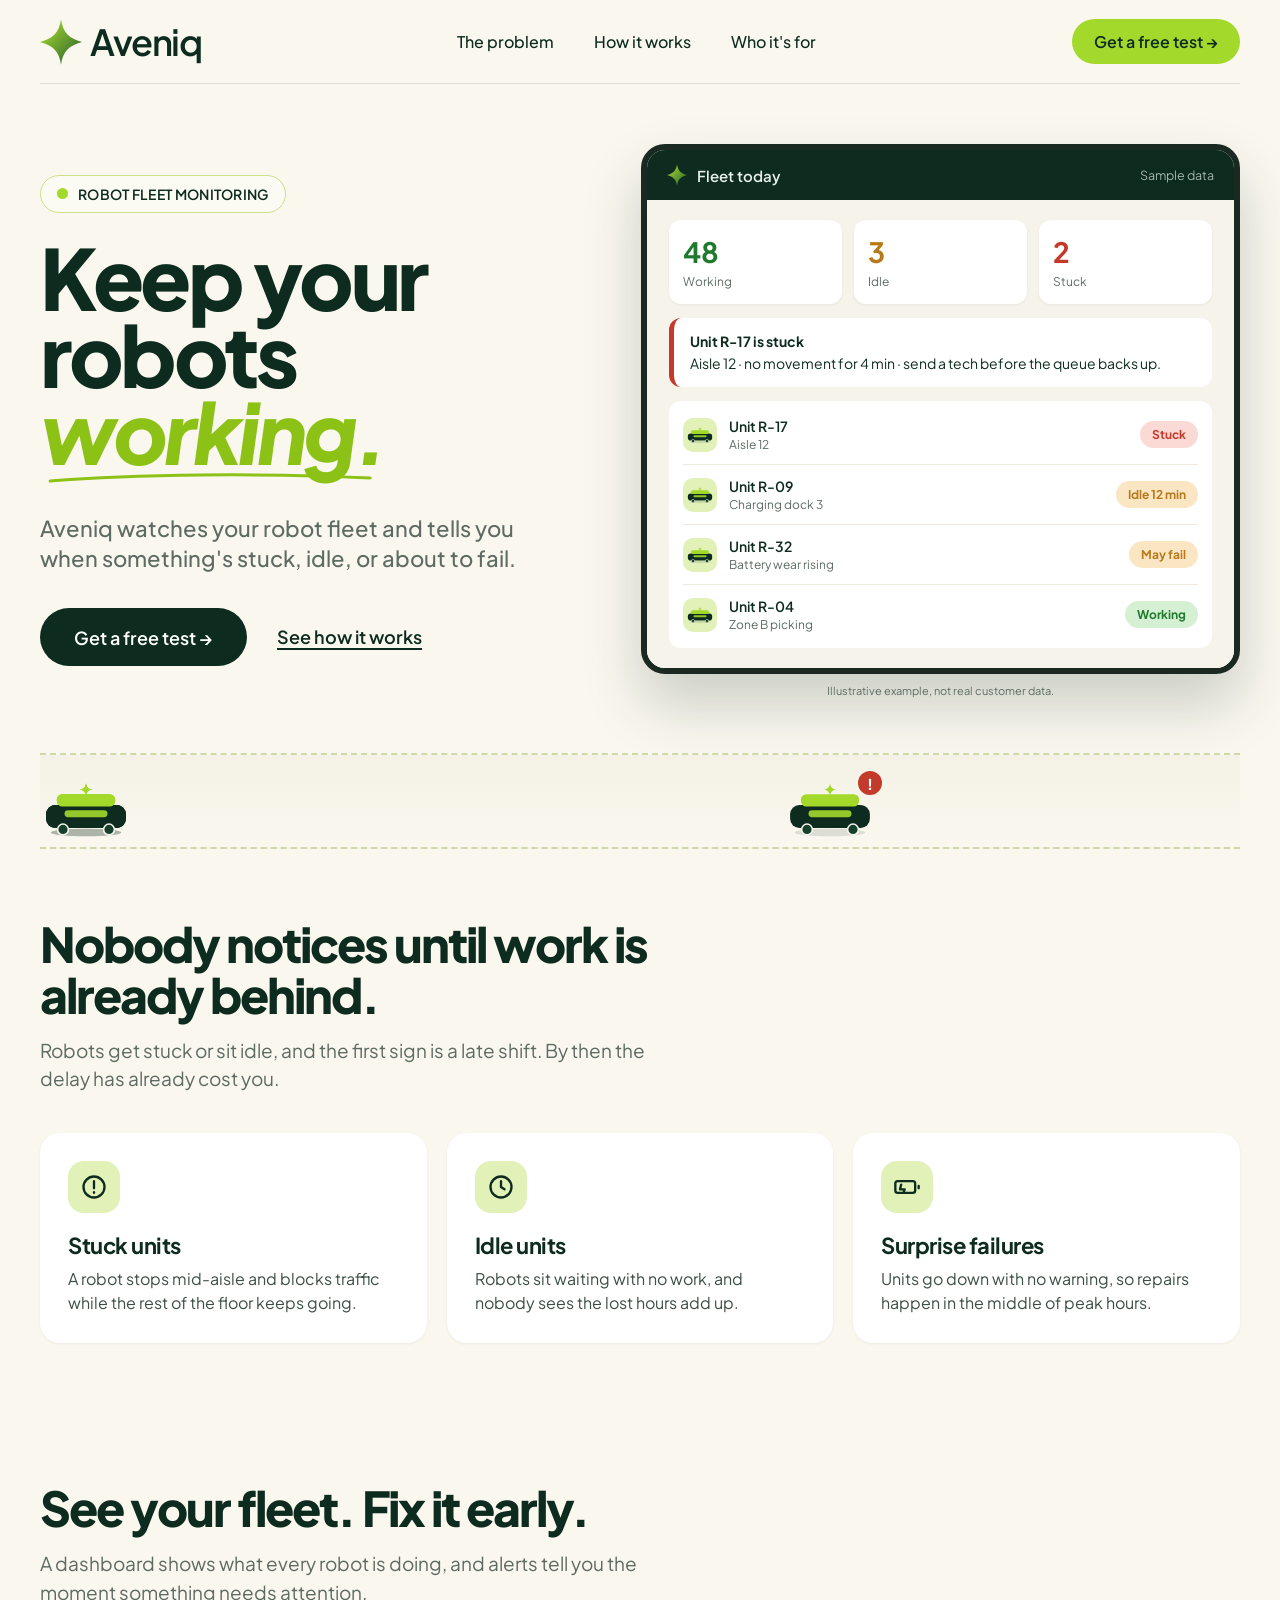
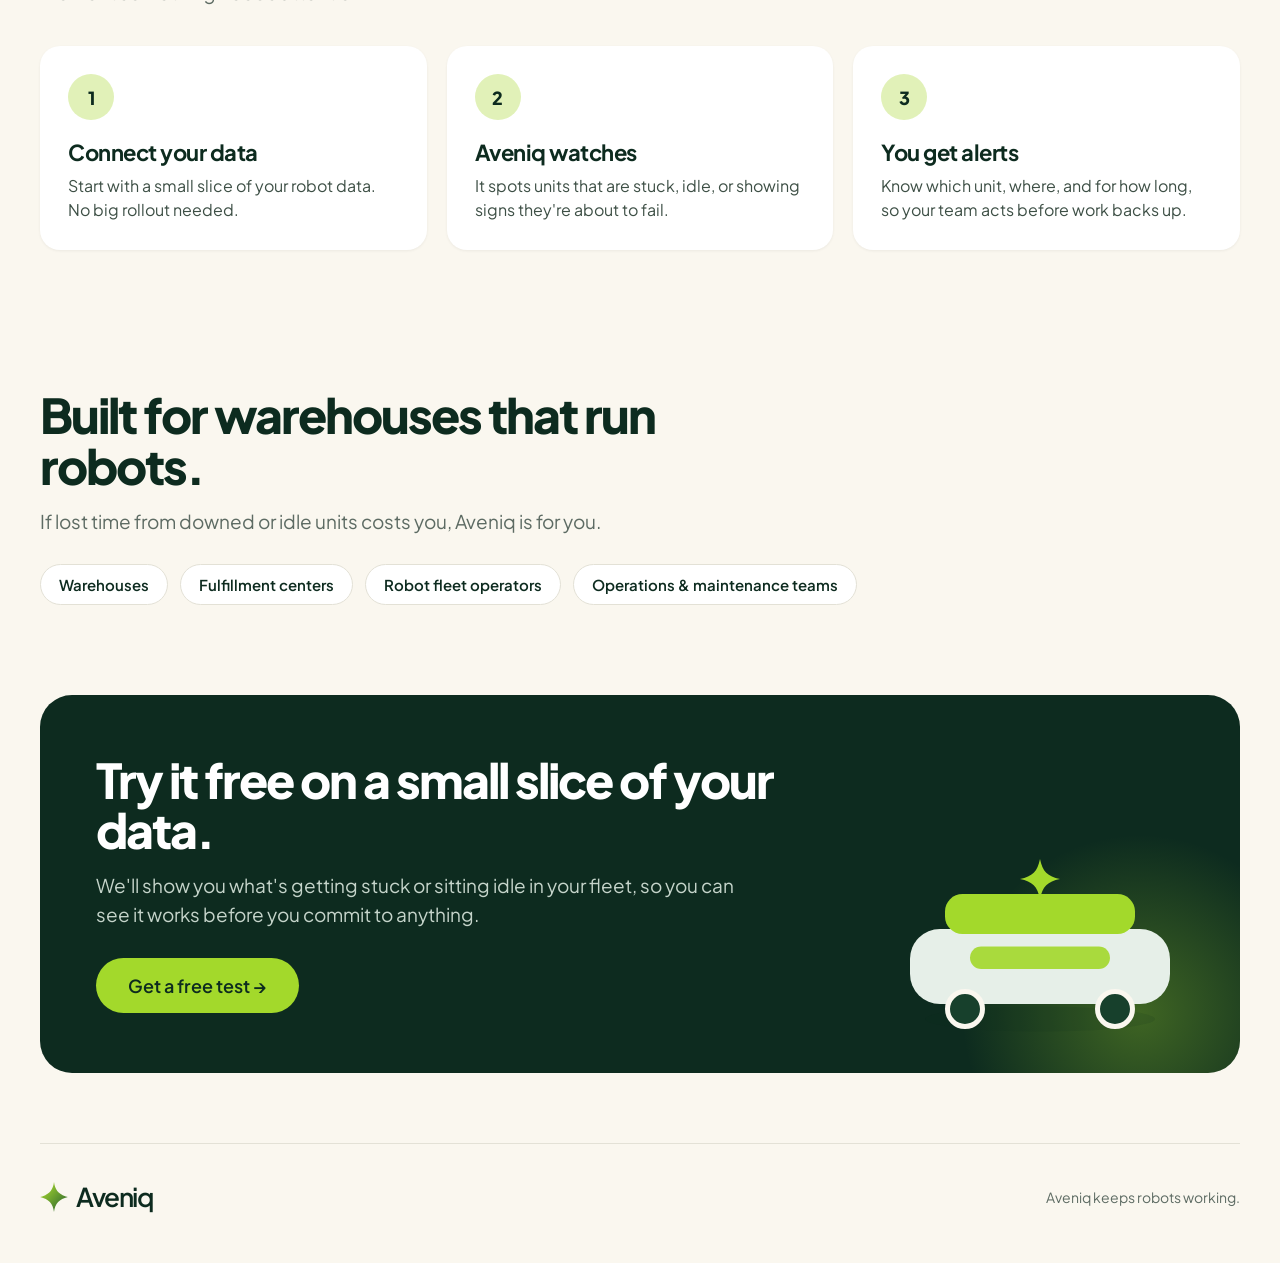
<file: index.html>
<!DOCTYPE html>
<html lang="en">
<head>
<meta charset="utf-8">
<meta name="viewport" content="width=device-width, initial-scale=1">
<title>Aveniq – Keep your robots working</title>
<meta name="description" content="Aveniq watches your robot fleet and tells you when something's stuck, idle, or about to fail.">
<link href="https://fonts.googleapis.com/css2?family=Plus+Jakarta+Sans:ital,wght@0,400;0,500;0,600;0,700;0,800;1,800&display=swap" rel="stylesheet">
<style>
:root{--bg:#faf7ef;--ink:#0d2b1f;--lime:#a3d92b;--lime2:#8cc216;--mute:#5d6b63;--line:#e3e1d6}
*{box-sizing:border-box;margin:0;padding:0}
html{scroll-behavior:smooth}
body{font-family:'Plus Jakarta Sans',system-ui,sans-serif;background:var(--bg);color:var(--ink);overflow-x:hidden}
a{color:inherit;text-decoration:none}svg{display:block}
.wrap{max-width:1300px;margin:0 auto;padding:0 40px}
nav{display:flex;align-items:center;justify-content:space-between;height:84px;border-bottom:1px solid var(--line)}
.logo{display:flex;align-items:center;gap:8px;font-size:36px;font-weight:600;letter-spacing:-1.5px}
.logo svg{width:42px;height:46px}
.links{display:flex;gap:40px;font-size:16px;font-weight:500}
.btn{display:inline-flex;align-items:center;gap:10px;border-radius:40px;font-weight:600;transition:.2s}
.lime{background:var(--lime);padding:12px 22px}.lime:hover{background:#b4e83f}
.dark{background:var(--ink);color:#fff;padding:0 34px;height:58px;font-size:18px}.dark:hover{background:#17432f}
.hero{display:grid;grid-template-columns:1fr 1.05fr;gap:30px;padding:60px 0 50px;align-items:center}
.pill{display:inline-flex;align-items:center;gap:10px;border:1px solid #cfe08a;border-radius:30px;padding:9px 16px;font-size:14px;font-weight:600;background:#fbfaf3;letter-spacing:.3px}
.pill i{width:11px;height:11px;border-radius:50%;background:var(--lime)}
h1{font-size:84px;line-height:.92;font-weight:800;letter-spacing:-3.5px;margin-top:26px}
h1 em{font-style:italic;color:var(--lime2);position:relative;display:inline-block}
h1 em svg{position:absolute;left:8px;bottom:-14px;width:94%;height:14px}
.sub{font-size:22px;line-height:1.4;color:var(--mute);margin-top:42px;max-width:500px;font-weight:500}
.cta{display:flex;align-items:center;gap:30px;margin-top:34px;flex-wrap:wrap}
.see{font-size:18px;font-weight:600;border-bottom:2px solid var(--ink)}
.dash{background:#fff;border-radius:24px;border:6px solid #1a2a22;box-shadow:0 30px 60px rgba(13,43,31,.2);overflow:hidden}
.dtop{background:var(--ink);color:#e6efe8;display:flex;align-items:center;gap:10px;padding:14px 20px;font-weight:600;font-size:15px}
.dtop svg{width:20px;height:22px}.dtop small{margin-left:auto;font-weight:400;opacity:.7}
.dbody{padding:20px 22px;background:#f6f3ea}
.stats{display:grid;grid-template-columns:repeat(3,1fr);gap:12px}
.stat{background:#fff;border-radius:12px;padding:14px;box-shadow:0 1px 3px rgba(0,0,0,.06)}
.stat b{font-size:28px;display:block}.stat span{font-size:12px;color:var(--mute)}
.stat.s b{color:#c43a2a}.stat.i b{color:#b7791a}.stat.a b{color:#1f7a2e}
.list{background:#fff;border-radius:12px;margin-top:14px;padding:4px 14px}
.r{display:flex;align-items:center;gap:12px;padding:12px 0;border-bottom:1px solid #eee9db;font-size:14px;font-weight:600}
.r:last-child{border:0}.r div{flex:1}.r small{display:block;font-weight:400;color:var(--mute);font-size:12px;margin-top:2px}
.bot{width:34px;height:34px;border-radius:10px;background:#e1f1b8;display:grid;place-items:center;font-size:11px;font-weight:800}
.t{padding:6px 12px;border-radius:14px;font-size:12px;font-weight:700}
.t1{background:#fbd9d4;color:#c43a2a}.t2{background:#fbe6c4;color:#b7791a}.t3{background:#d5f0d2;color:#1f7a2e}
.alert{margin-top:14px;background:#fff;border-left:5px solid #c43a2a;border-radius:12px;padding:14px 16px;font-size:14px;line-height:1.4}
.alert b{display:block;margin-bottom:2px}
.cap{font-size:11px;color:var(--mute);text-align:center;margin-top:10px}
section{padding:70px 0}
h2{font-size:48px;letter-spacing:-2px;line-height:1.05;font-weight:800;max-width:720px}
.lead{font-size:19px;color:var(--mute);margin-top:16px;max-width:640px;line-height:1.5}
.grid{display:grid;grid-template-columns:repeat(3,1fr);gap:20px;margin-top:40px}
.card{background:#fff;border-radius:20px;padding:28px;box-shadow:0 1px 3px rgba(0,0,0,.06)}
.card .n{width:46px;height:46px;border-radius:50%;background:#e1f1b8;display:grid;place-items:center;font-weight:800;font-size:18px}
.card h3{font-size:22px;margin:18px 0 8px;letter-spacing:-.5px}.card p{color:#3d4f45;line-height:1.5;font-size:16px}
.band{background:var(--ink);color:#fff;border-radius:32px;padding:60px 56px;position:relative;overflow:hidden}
.band h2{color:#fff}.band .lead{color:#c5d4ca}
.band:after{content:"";position:absolute;right:-80px;bottom:-120px;width:360px;height:360px;border-radius:50%;background:radial-gradient(#a3d92b55,transparent 70%)}
.band .btn{margin-top:30px;position:relative;z-index:1}
.who{display:flex;gap:12px;flex-wrap:wrap;margin-top:28px}.who span{background:#fff;border:1px solid var(--line);border-radius:30px;padding:10px 18px;font-weight:600;font-size:15px}
footer{padding:36px 0 50px;border-top:1px solid var(--line);display:flex;justify-content:space-between;align-items:center;color:var(--mute);font-size:14px;flex-wrap:wrap;gap:12px}
footer .logo{font-size:26px;color:var(--ink)}footer .logo svg{width:28px;height:30px}
.fleet{position:relative;height:96px;margin:6px 0 0;border-top:2px dashed #cfd9a8;border-bottom:2px dashed #cfd9a8;overflow:hidden;color:#0d2b1f;background:linear-gradient(#f4f1e6,#faf7ef)}
.fleet .rb{position:absolute;bottom:8px;width:92px;height:62px;animation:drive 16s linear infinite}
.fleet .rb:nth-child(2){animation-duration:22s;animation-delay:-9s}.fleet .rb:nth-child(3){animation-duration:19s;animation-delay:-4s;animation-direction:reverse}
.fleet .rb svg{width:100%;height:100%}
.fleet .stuck{left:62%;animation:none;color:#0d2b1f}
.fleet .stuck:after{content:"!";position:absolute;right:-6px;top:-6px;width:24px;height:24px;border-radius:50%;background:#c43a2a;color:#fff;font-weight:800;font-size:15px;display:grid;place-items:center;animation:pulse 1.4s ease-in-out infinite}
@keyframes drive{from{transform:translateX(-120px)}to{transform:translateX(calc(100vw + 40px))}}
@keyframes pulse{50%{transform:scale(1.25)}}
.card .ic{width:52px;height:52px;border-radius:16px;background:#e1f1b8;display:grid;place-items:center}.card .ic svg{width:28px;height:28px}
.bot svg{width:28px;height:19px;color:#0d2b1f}
.band .big{position:absolute;right:50px;bottom:34px;width:300px;height:200px;color:#e6efe8;z-index:1;animation:float 5s ease-in-out infinite}
@keyframes float{50%{transform:translateY(-10px)}}
@media(max-width:960px){.band .big{display:none}}
@media(prefers-reduced-motion:reduce){.fleet .rb,.band .big,.fleet .stuck:after{animation:none}}
@media(max-width:960px){.hero{grid-template-columns:1fr}.links{display:none}h1{font-size:60px}.grid{grid-template-columns:1fr}h2{font-size:36px}.wrap{padding:0 20px}.band{padding:40px 26px}}
</style>
</head>
<body>
<svg width="0" height="0" style="position:absolute"><defs><linearGradient id="g" x1="0" y1="0" x2="1" y2="1"><stop offset="0" stop-color="#b5e52e"/><stop offset="1" stop-color="#1f5a2e"/></linearGradient><symbol id="star" viewBox="0 0 48 52"><path d="M24 0C26 15 33 22 48 26C33 30 26 37 24 52C22 37 15 30 0 26C15 22 22 15 24 0Z" fill="url(#g)"/></symbol><symbol id="robot" viewBox="0 0 120 80"><ellipse cx="60" cy="72" rx="46" ry="5" fill="#0d2b1f" opacity=".12"/><rect x="8" y="36" width="104" height="30" rx="12" fill="currentColor"/><rect x="22" y="22" width="76" height="16" rx="7" fill="#a3d92b"/><rect x="32" y="43" width="56" height="9" rx="4.5" fill="#a3d92b" opacity=".9"/><circle cx="30" cy="68" r="7" fill="#17402c" stroke="#faf7ef" stroke-width="2"/><circle cx="90" cy="68" r="7" fill="#17402c" stroke="#faf7ef" stroke-width="2"/><path d="M60 8c1 5 3 7 8 8-5 1-7 3-8 8-1-5-3-7-8-8 5-1 7-3 8-8z" fill="#a3d92b"/></symbol></defs></svg>
<div class="wrap">
<nav>
 <a class="logo" href="#"><svg><use href="#star"/></svg>Aveniq</a>
 <div class="links"><a href="#problem">The problem</a><a href="#how">How it works</a><a href="#who">Who it's for</a></div>
 <a class="btn lime" href="#test">Get a free test →</a>
</nav>

<div class="hero">
 <div>
  <div class="pill"><i></i>ROBOT FLEET MONITORING</div>
  <h1>Keep your<br>robots<br><em>working.<svg viewBox="0 0 300 14" preserveAspectRatio="none" fill="none"><path d="M2 10C80 3 200 2 298 7" stroke="#8cc216" stroke-width="3" stroke-linecap="round"/></svg></em></h1>
  <p class="sub">Aveniq watches your robot fleet and tells you when something's stuck, idle, or about to fail.</p>
  <div class="cta"><a class="btn dark" href="#test">Get a free test →</a><a class="see" href="#how">See how it works</a></div>
 </div>
 <div>
  <div class="dash">
   <div class="dtop"><svg><use href="#star"/></svg>Fleet today<small>Sample data</small></div>
   <div class="dbody">
    <div class="stats"><div class="stat a"><b>48</b><span>Working</span></div><div class="stat i"><b>3</b><span>Idle</span></div><div class="stat s"><b>2</b><span>Stuck</span></div></div>
    <div class="alert"><b>Unit R-17 is stuck</b>Aisle 12 · no movement for 4 min · send a tech before the queue backs up.</div>
    <div class="list">
     <div class="r"><span class="bot"><svg viewBox="0 0 120 80"><use href="#robot"/></svg></span><div>Unit R-17<small>Aisle 12</small></div><span class="t t1">Stuck</span></div>
     <div class="r"><span class="bot"><svg viewBox="0 0 120 80"><use href="#robot"/></svg></span><div>Unit R-09<small>Charging dock 3</small></div><span class="t t2">Idle 12 min</span></div>
     <div class="r"><span class="bot"><svg viewBox="0 0 120 80"><use href="#robot"/></svg></span><div>Unit R-32<small>Battery wear rising</small></div><span class="t t2">May fail</span></div>
     <div class="r"><span class="bot"><svg viewBox="0 0 120 80"><use href="#robot"/></svg></span><div>Unit R-04<small>Zone B picking</small></div><span class="t t3">Working</span></div>
    </div>
   </div>
  </div>
  <p class="cap">Illustrative example, not real customer data.</p>
 </div>
</div>

<div class="fleet" aria-hidden="true"><div class="rb"><svg viewBox="0 0 120 80"><use href="#robot"/></svg></div><div class="rb"><svg viewBox="0 0 120 80"><use href="#robot"/></svg></div><div class="rb"><svg viewBox="0 0 120 80"><use href="#robot"/></svg></div><div class="rb stuck"><svg viewBox="0 0 120 80"><use href="#robot"/></svg></div></div>

<section id="problem">
 <h2>Nobody notices until work is already behind.</h2>
 <p class="lead">Robots get stuck or sit idle, and the first sign is a late shift. By then the delay has already cost you.</p>
 <div class="grid">
  <div class="card"><div class="ic"><svg viewBox="0 0 24 24" fill="none" stroke="#0d2b1f" stroke-width="2" stroke-linecap="round" stroke-linejoin="round"><circle cx="12" cy="12" r="9"/><path d="M12 7v6M12 16.5v.5"/></svg></div><h3>Stuck units</h3><p>A robot stops mid-aisle and blocks traffic while the rest of the floor keeps going.</p></div>
  <div class="card"><div class="ic"><svg viewBox="0 0 24 24" fill="none" stroke="#0d2b1f" stroke-width="2" stroke-linecap="round" stroke-linejoin="round"><circle cx="12" cy="12" r="9"/><path d="M12 7v5l3 2"/></svg></div><h3>Idle units</h3><p>Robots sit waiting with no work, and nobody sees the lost hours add up.</p></div>
  <div class="card"><div class="ic"><svg viewBox="0 0 24 24" fill="none" stroke="#0d2b1f" stroke-width="2" stroke-linecap="round" stroke-linejoin="round"><rect x="2" y="7" width="17" height="10" rx="2"/><path d="M22 11v2M7 10l-1 4h4l-1 3"/></svg></div><h3>Surprise failures</h3><p>Units go down with no warning, so repairs happen in the middle of peak hours.</p></div>
 </div>
</section>

<section id="how">
 <h2>See your fleet. Fix it early.</h2>
 <p class="lead">A dashboard shows what every robot is doing, and alerts tell you the moment something needs attention.</p>
 <div class="grid">
  <div class="card"><div class="n">1</div><h3>Connect your data</h3><p>Start with a small slice of your robot data. No big rollout needed.</p></div>
  <div class="card"><div class="n">2</div><h3>Aveniq watches</h3><p>It spots units that are stuck, idle, or showing signs they're about to fail.</p></div>
  <div class="card"><div class="n">3</div><h3>You get alerts</h3><p>Know which unit, where, and for how long, so your team acts before work backs up.</p></div>
 </div>
</section>

<section id="who">
 <h2>Built for warehouses that run robots.</h2>
 <p class="lead">If lost time from downed or idle units costs you, Aveniq is for you.</p>
 <div class="who"><span>Warehouses</span><span>Fulfillment centers</span><span>Robot fleet operators</span><span>Operations &amp; maintenance teams</span></div>
</section>

<section id="test" style="padding-top:20px">
 <div class="band">
  <h2>Try it free on a small slice of your data.</h2>
  <p class="lead">We'll show you what's getting stuck or sitting idle in your fleet, so you can see it works before you commit to anything.</p>
  <svg class="big" viewBox="0 0 120 80"><use href="#robot"/></svg>
  <a class="btn lime dark-t" href="#" style="padding:16px 32px;font-size:18px;color:var(--ink)">Get a free test →</a>
 </div>
</section>

<footer><a class="logo" href="#"><svg><use href="#star"/></svg>Aveniq</a><span>Aveniq keeps robots working.</span></footer>
</div>
</body>
</html>
</file>
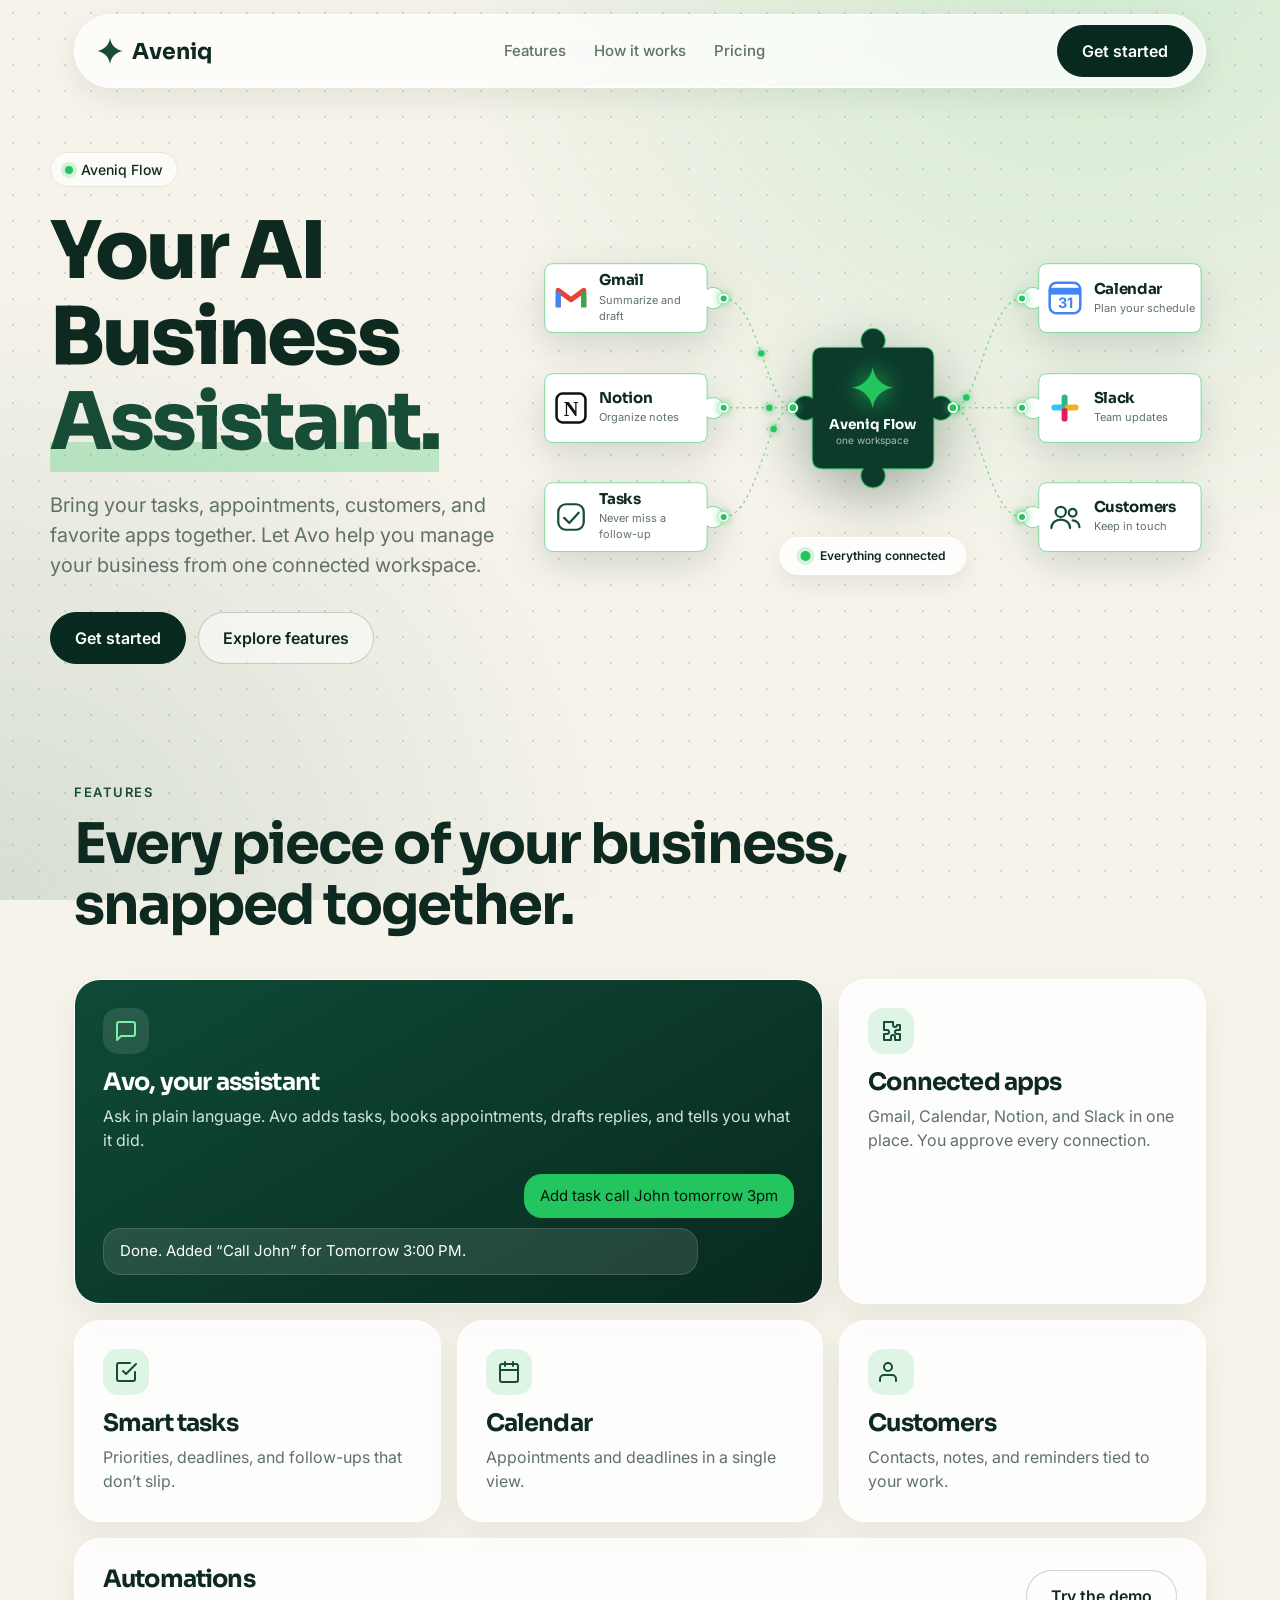
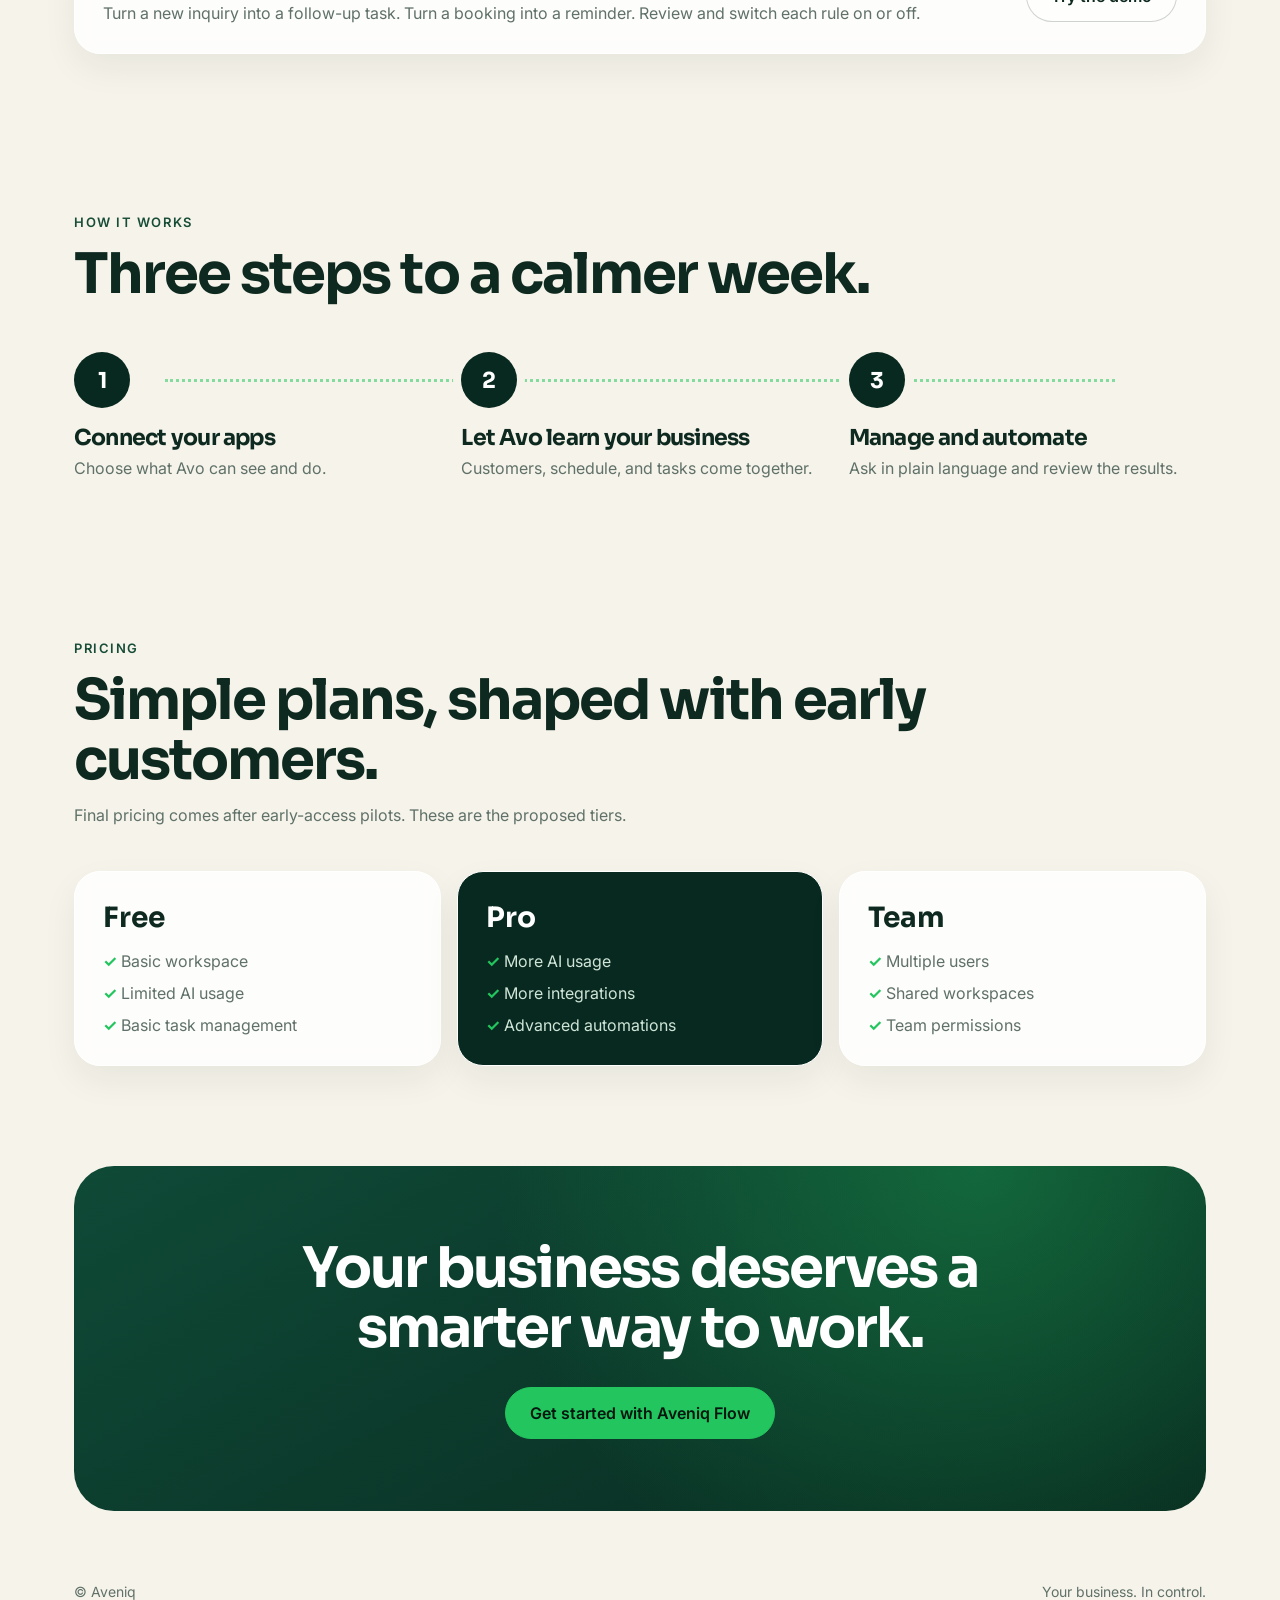
<file: flow/index.html>
<!DOCTYPE html>
<html lang="en">
<head>
<meta charset="utf-8">
<meta name="viewport" content="width=device-width, initial-scale=1, viewport-fit=cover">
<title>Aveniq Flow – Your AI Business Assistant</title>
<meta name="description" content="Aveniq Flow connects your tasks, appointments, customers, and apps into one workspace.">
<link href="https://fonts.googleapis.com/css2?family=Inter:wght@400;500;600&family=Sora:wght@600;700;800&display=swap" rel="stylesheet">
<link rel="stylesheet" href="ui.css">
<style>
.wrap{max-width:1180px;margin:auto;padding:0 24px}
nav{position:sticky;top:14px;z-index:10;margin:14px auto 0;max-width:1132px;display:flex;align-items:center;justify-content:space-between;padding:10px 12px 10px 22px;border-radius:99px;background:#ffffffb8;backdrop-filter:blur(14px);border:1px solid #fff;box-shadow:0 10px 30px #08291f14}
.brand{display:flex;gap:9px;align-items:center;font:700 22px Sora}.brand svg{width:26px;height:26px;color:var(--green)}
.links{display:flex;gap:28px;font-weight:500;font-size:15px;color:var(--muted)}.links a:hover{color:var(--ink)}
.hero{display:grid;grid-template-columns:.78fr 1.22fr;gap:10px;align-items:center;padding:64px 0 40px}
.badge{display:inline-flex;gap:8px;align-items:center;border:1px solid var(--line);background:#fffa;border-radius:99px;padding:6px 14px;font-size:14px;font-weight:500;margin-bottom:22px}
.badge i{width:8px;height:8px;border-radius:50%;background:var(--em);box-shadow:0 0 0 4px #22c55e30}
h1{font-size:clamp(46px,6.2vw,86px);font-weight:800}h1 em{font-style:normal;color:var(--green);background:linear-gradient(transparent 70%,#22c55e44 0)}
.lede{font-size:20px;color:var(--muted);max-width:30em;margin:24px 0 32px}
.row{display:flex;gap:12px;flex-wrap:wrap}
section{padding:80px 0}
.k{font:600 13px Inter;letter-spacing:.12em;text-transform:uppercase;color:var(--green);margin-bottom:14px}
h2{font-size:clamp(32px,4.4vw,56px);font-weight:700;max-width:16em}
.bento{display:grid;grid-template-columns:repeat(6,1fr);gap:16px;margin-top:44px}
.tile{background:var(--card);border:1px solid #fff;border-radius:var(--r);padding:28px;box-shadow:0 14px 34px #08291f10;backdrop-filter:blur(10px)}
.tile h3{font-size:24px;margin-bottom:8px}.tile p{color:var(--muted)}
.t1{grid-column:span 4;background:linear-gradient(150deg,#0f4a37,#08291f);color:#fff}.t1 p{color:#cfe5d8}
.t2{grid-column:span 2}.t3,.t4,.t5{grid-column:span 2}.t6{grid-column:span 6;display:flex;justify-content:space-between;gap:20px;align-items:center;flex-wrap:wrap}
.chat{margin-top:22px;display:grid;gap:10px;font-size:15px}.chat div{padding:11px 16px;border-radius:18px;max-width:86%}
.chat .u{background:var(--em);color:#04170f;justify-self:end}.chat .a{background:#ffffff1c;border:1px solid #ffffff22}
.ic{width:46px;height:46px;border-radius:15px;background:#22c55e24;display:grid;place-items:center;margin-bottom:16px;color:var(--green)}.ic svg{width:24px;height:24px}
.steps{display:grid;grid-template-columns:repeat(3,1fr);gap:30px;margin-top:48px;position:relative}
.steps::before{content:"";position:absolute;left:8%;right:8%;top:27px;border-top:3px dotted #22c55e88}
.st{position:relative}.st b{display:grid;place-items:center;width:56px;height:56px;border-radius:50%;background:var(--deep);color:#fff;font:700 22px Sora;margin-bottom:18px;box-shadow:0 0 0 8px var(--bg)}
.st h3{font-size:22px;margin-bottom:6px}.st p{color:var(--muted)}
.tiers{display:grid;grid-template-columns:repeat(3,1fr);gap:16px;margin-top:44px}
.tier b{font:700 28px Sora}.tier ul{list-style:none;padding:0;margin-top:14px;display:grid;gap:8px;color:var(--muted)}.tier li::before{content:"✓ ";color:var(--em);font-weight:700}
.tier.pop{background:var(--deep);color:#fff}.tier.pop ul{color:#cfe5d8}
.cta{margin:20px 0 70px;border-radius:40px;padding:72px 28px;text-align:center;color:#fff;background:radial-gradient(circle at 80% 0,#22c55e55,transparent 50%),linear-gradient(150deg,#0f4a37,#08291f)}
.cta h2{margin:0 auto 28px;max-width:14em}
footer{padding:0 0 40px;color:var(--muted);font-size:14px}footer .wrap{display:flex;justify-content:space-between;flex-wrap:wrap;gap:10px}
@media (max-width:900px){.hero{grid-template-columns:1fr;padding-top:36px}.links{display:none}.bento,.tiers,.steps{grid-template-columns:1fr}.bento>*{grid-column:auto!important}.steps::before{display:none}}
</style>
</head>
<body>
<nav><a class="brand" href="#top" aria-label="Aveniq home"><svg viewBox="0 0 24 24"><path d="M12 0c.8 6.4 5.6 11.2 12 12-6.4.8-11.2 5.6-12 12-.8-6.4-5.6-11.2-12-12C6.4 11.2 11.2 6.4 12 0z" fill="currentColor"/></svg>Aveniq</a>
<div class="links"><a href="#features">Features</a><a href="#how">How it works</a><a href="#pricing">Pricing</a></div>
<a class="btn" href="app.html">Get started</a></nav>
<main id="top">
<div class="wrap hero">
<div><span class="badge"><i></i>Aveniq Flow</span>
<h1>Your AI Business <em>Assistant.</em></h1>
<p class="lede">Bring your tasks, appointments, customers, and favorite apps together. Let Avo help you manage your business from one connected workspace.</p>
<div class="row"><a class="btn" href="app.html">Get started</a><a class="btn o" href="#features">Explore features</a></div></div>
<div id="hero"></div>
</div>

<section id="features"><div class="wrap">
<div class="k">Features</div><h2>Every piece of your business, snapped together.</h2>
<div class="bento">
<div class="tile t1"><div class="ic" style="background:#ffffff1c;color:#7cf0a6"><svg class="i" viewBox="0 0 24 24"><path d="M21 15a2 2 0 0 1-2 2H7l-4 4V5a2 2 0 0 1 2-2h14a2 2 0 0 1 2 2z"/></svg></div><h3>Avo, your assistant</h3><p>Ask in plain language. Avo adds tasks, books appointments, drafts replies, and tells you what it did.</p>
<div class="chat"><div class="u">Add task call John tomorrow 3pm</div><div class="a">Done. Added “Call John” for Tomorrow 3:00 PM.</div></div></div>
<div class="tile t2"><div class="ic"><svg class="i" viewBox="0 0 24 24"><path d="M10 3h4v3a2 2 0 1 0 4 0h3v5h-3a2 2 0 1 0 0 4h3v6h-5v-3a2 2 0 1 0-4 0v3H5v-6h3a2 2 0 1 0 0-4H5V3z"/></svg></div><h3>Connected apps</h3><p>Gmail, Calendar, Notion, and Slack in one place. You approve every connection.</p></div>
<div class="tile t3"><div class="ic"><svg class="i" viewBox="0 0 24 24"><path d="M9 11l3 3L22 4"/><path d="M21 12v7a2 2 0 0 1-2 2H5a2 2 0 0 1-2-2V5a2 2 0 0 1 2-2h11"/></svg></div><h3>Smart tasks</h3><p>Priorities, deadlines, and follow-ups that don’t slip.</p></div>
<div class="tile t4"><div class="ic"><svg class="i" viewBox="0 0 24 24"><rect x="3" y="4" width="18" height="18" rx="2"/><path d="M16 2v4M8 2v4M3 10h18"/></svg></div><h3>Calendar</h3><p>Appointments and deadlines in a single view.</p></div>
<div class="tile t5"><div class="ic"><svg class="i" viewBox="0 0 24 24"><path d="M17 21v-2a4 4 0 0 0-4-4H5a4 4 0 0 0-4 4v2"/><circle cx="9" cy="7" r="4"/></svg></div><h3>Customers</h3><p>Contacts, notes, and reminders tied to your work.</p></div>
<div class="tile t6"><div><h3>Automations</h3><p>Turn a new inquiry into a follow-up task. Turn a booking into a reminder. Review and switch each rule on or off.</p></div><a class="btn o" href="app.html">Try the demo</a></div>
</div></div></section>

<section id="how"><div class="wrap"><div class="k">How it works</div><h2>Three steps to a calmer week.</h2>
<div class="steps"><div class="st"><b>1</b><h3>Connect your apps</h3><p>Choose what Avo can see and do.</p></div><div class="st"><b>2</b><h3>Let Avo learn your business</h3><p>Customers, schedule, and tasks come together.</p></div><div class="st"><b>3</b><h3>Manage and automate</h3><p>Ask in plain language and review the results.</p></div></div></div></section>

<section id="pricing"><div class="wrap"><div class="k">Pricing</div><h2>Simple plans, shaped with early customers.</h2>
<p style="color:var(--muted);margin-top:12px">Final pricing comes after early-access pilots. These are the proposed tiers.</p>
<div class="tiers"><div class="tile tier"><b>Free</b><ul><li>Basic workspace</li><li>Limited AI usage</li><li>Basic task management</li></ul></div>
<div class="tile tier pop"><b>Pro</b><ul><li>More AI usage</li><li>More integrations</li><li>Advanced automations</li></ul></div>
<div class="tile tier"><b>Team</b><ul><li>Multiple users</li><li>Shared workspaces</li><li>Team permissions</li></ul></div></div></div></section>

<div class="wrap"><div class="cta"><h2>Your business deserves a smarter way to work.</h2><a class="btn em" href="app.html">Get started with Aveniq Flow</a></div></div>
</main>
<footer><div class="wrap"><span>© Aveniq</span><span>Your business. In control.</span></div></footer>
<script src="puzzle.js"></script>
<script>
document.getElementById('hero').innerHTML=Puzzle.render([
{name:'Gmail',sub:'Summarize and draft',on:1,side:'l',row:0},{name:'Notion',sub:'Organize notes',on:1,side:'l',row:1},{name:'Tasks',sub:'Never miss a follow-up',on:1,side:'l',row:2},
{name:'Calendar',sub:'Plan your schedule',on:1,side:'r',row:0},{name:'Slack',sub:'Team updates',on:1,side:'r',row:1},{name:'Customers',sub:'Keep in touch',on:1,side:'r',row:2}],
{status:'Everything connected',hub:'one workspace'});
</script>
</body>
</html>
</file>
<file: flow/ui.css>
:root{--bg:#F6F3EA;--ink:#0E2A20;--muted:#5F7168;--deep:#08291F;--green:#174D37;--em:#22C55E;--cream:#F6F3EA;--card:#ffffffcc;--line:#e1e7da;--r:26px;color-scheme:light}
*{box-sizing:border-box;margin:0}
html{scroll-behavior:smooth}
body{color:var(--ink);font:400 16px/1.5 Inter,system-ui,sans-serif;background:var(--bg);position:relative}
body::before{content:"";position:fixed;inset:0;z-index:-1;pointer-events:none;background:radial-gradient(circle at 85% -10%,#22c55e2e,transparent 45%),radial-gradient(circle at 0 100%,#17604524,transparent 40%),radial-gradient(#0e2a2022 1.1px,transparent 1.2px) 0 0/26px 26px}
h1,h2,h3,.hd2{font-family:Sora,Inter,sans-serif;letter-spacing:-.035em;line-height:1.08}
button,input,select{font:inherit;color:inherit}button{cursor:pointer}
a{color:inherit;text-decoration:none}
:focus-visible{outline:3px solid var(--em);outline-offset:2px;border-radius:10px}
.btn{display:inline-flex;align-items:center;gap:8px;justify-content:center;background:var(--deep);color:#fff;border:1.5px solid var(--deep);border-radius:99px;padding:13px 24px;font-weight:600;transition:transform .15s,box-shadow .15s}
.btn:hover{transform:translateY(-2px);box-shadow:0 10px 24px #08291f33}
.btn.o{background:#ffffff80;color:var(--ink);border-color:#0e2a2033}
.btn.em{background:var(--em);border-color:var(--em);color:#04170f}
.i{width:20px;height:20px;fill:none;stroke:currentColor;stroke-width:2;stroke-linecap:round;stroke-linejoin:round;flex:none}
/* connected puzzle */
.pzs{position:relative;aspect-ratio:1000/470;container-type:inline-size;width:100%}
.pz{position:absolute;width:28%;aspect-ratio:320/170;padding:0;border:0;background:none;text-align:left;transition:transform .2s}
.pz:hover{transform:translateY(-5px)}
.pz svg.sh{position:absolute;inset:0;width:100%;height:100%;overflow:visible;filter:drop-shadow(0 12px 18px #08291f26)}
.pz svg.sh path{fill:#fff;stroke:#22c55e88;stroke-width:1.6}
.pz.off svg.sh path{stroke:#9aa9a0;stroke-dasharray:5 5;fill:#ffffffb0}
.pz .tx{position:absolute;left:14%;right:11%;top:0;bottom:0;display:flex;align-items:center;gap:1.6cqw}
.pz .tx>svg{width:max(34px,4.6cqw);height:max(34px,4.6cqw);flex:none}
.pz b{display:block;font:700 max(14px,2.1cqw)/1.1 Sora,sans-serif;letter-spacing:-.02em}
.pz small{display:block;font-size:max(11px,1.45cqw);color:var(--muted);margin-top:.4cqw}
.hub{position:absolute;left:38.5%;top:25.5%;width:23%;aspect-ratio:1}
.hub svg.sh{position:absolute;inset:0;width:100%;height:100%;overflow:visible;filter:drop-shadow(0 18px 28px #08291f55)}
.hub svg.sh path{fill:#0c3a2b;stroke:#22c55e;stroke-opacity:.55;stroke-width:2}
.hub .hc{position:absolute;left:13%;right:13%;top:13%;bottom:13%;display:grid;place-items:center;align-content:center;color:#fff;text-align:center}
.hub .hc svg{width:34%;color:var(--em);filter:drop-shadow(0 0 12px #22c55e)}
.hub .hc b{font:700 max(13px,1.9cqw) Sora;margin-top:6%}.hub .hc small{font-size:max(10px,1.2cqw);opacity:.65}
.hub::before{content:"";position:absolute;inset:8%;border-radius:50%;box-shadow:0 0 0 0 #22c55e66;animation:pls 2.8s infinite}
@keyframes pls{70%{box-shadow:0 0 0 38px #22c55e00}100%{box-shadow:0 0 0 0 #22c55e00}}
.net{position:absolute;inset:0;width:100%;height:100%;pointer-events:none;overflow:visible}
.net .ln{fill:none;stroke:#22c55e;stroke-opacity:.55;stroke-width:2;stroke-dasharray:2 7;stroke-linecap:round}
.net .ln.off{stroke:#8b9a91;stroke-opacity:.6}
.net .mv{fill:#22c55e;filter:drop-shadow(0 0 5px #22c55e)}
.net .nd{fill:#22c55e;stroke:#fff;stroke-width:2.5;filter:drop-shadow(0 0 6px #22c55e)}.net .nd.off{fill:#9aa9a0;filter:none}
.okp{position:absolute;left:50%;bottom:0;transform:translateX(-50%);display:flex;gap:10px;align-items:center;background:#fffc;border:1px solid #fff;border-radius:99px;padding:9px 20px;font-weight:600;font-size:max(12px,1.5cqw);box-shadow:0 8px 24px #08291f14;white-space:nowrap}
.okp i{width:10px;height:10px;border-radius:50%;background:var(--em);box-shadow:0 0 0 4px #22c55e30}
@media (max-width:760px){
.pzs{aspect-ratio:auto;display:grid;grid-template-columns:1fr 1fr;gap:10px}.net,.hub,.pz svg.sh{display:none}
.pz{position:static;width:auto;aspect-ratio:auto;background:#fff;border:1px solid var(--line);border-radius:20px;padding:14px}.pz .tx{position:static}.pz .tx>svg{width:34px;height:34px}.pz b{font-size:16px}.pz small{font-size:13px}
.okp{position:static;transform:none;grid-column:1/-1;justify-self:center;font-size:13px}}
@media (prefers-reduced-motion:reduce){*{animation:none!important;transition:none!important}.net .mv{display:none}}
</file>
